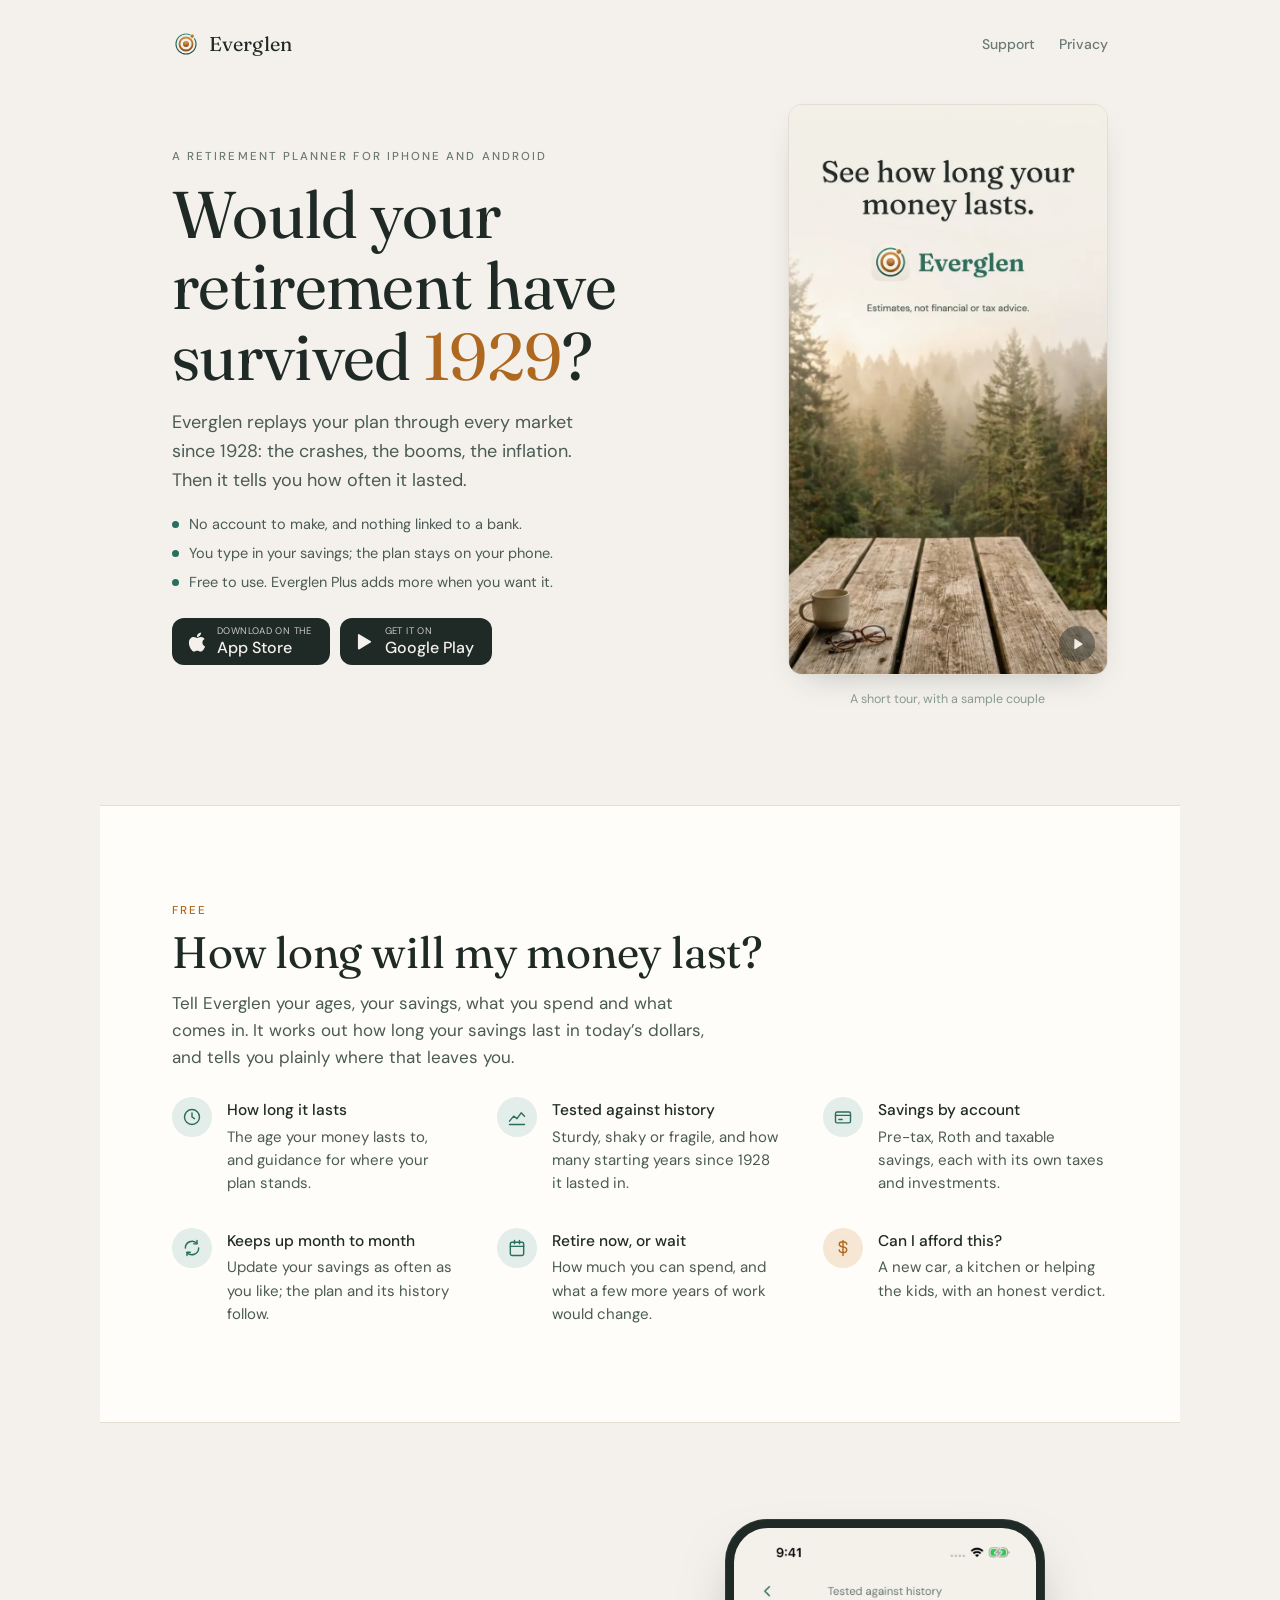
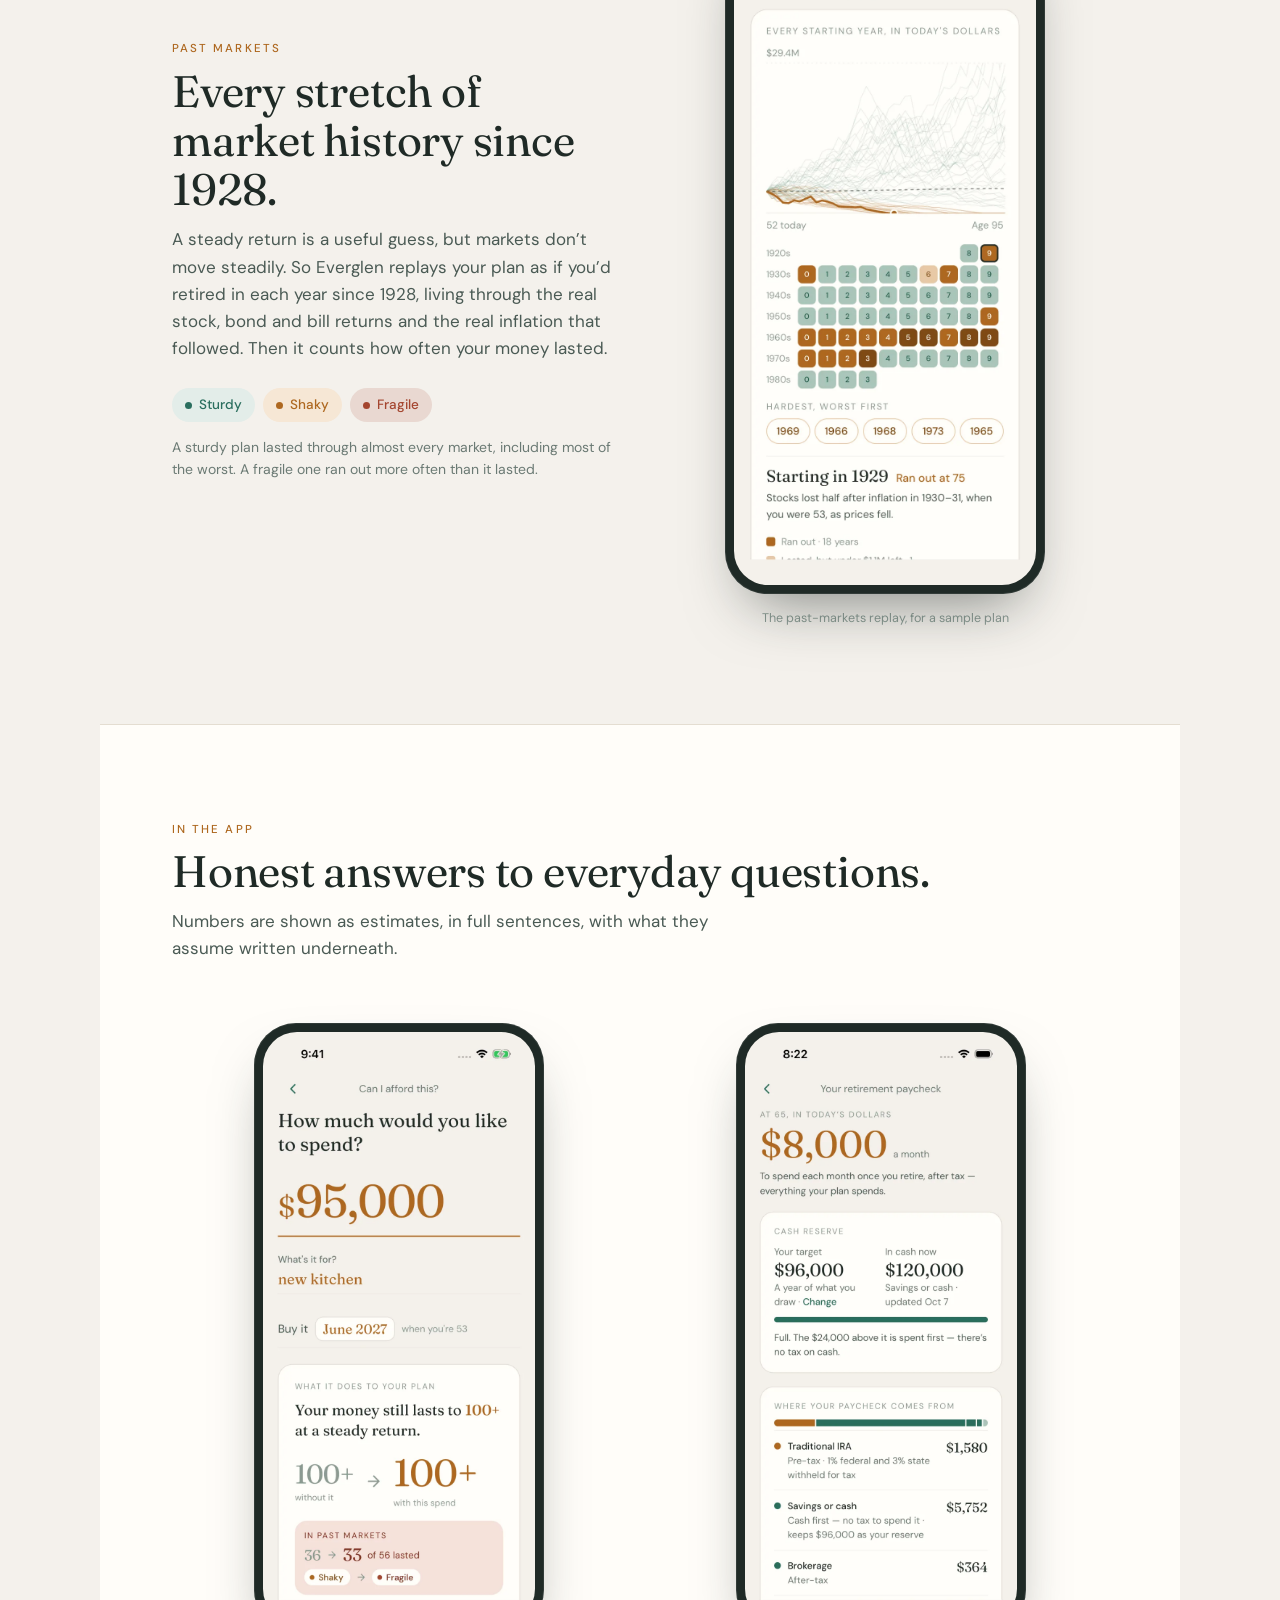
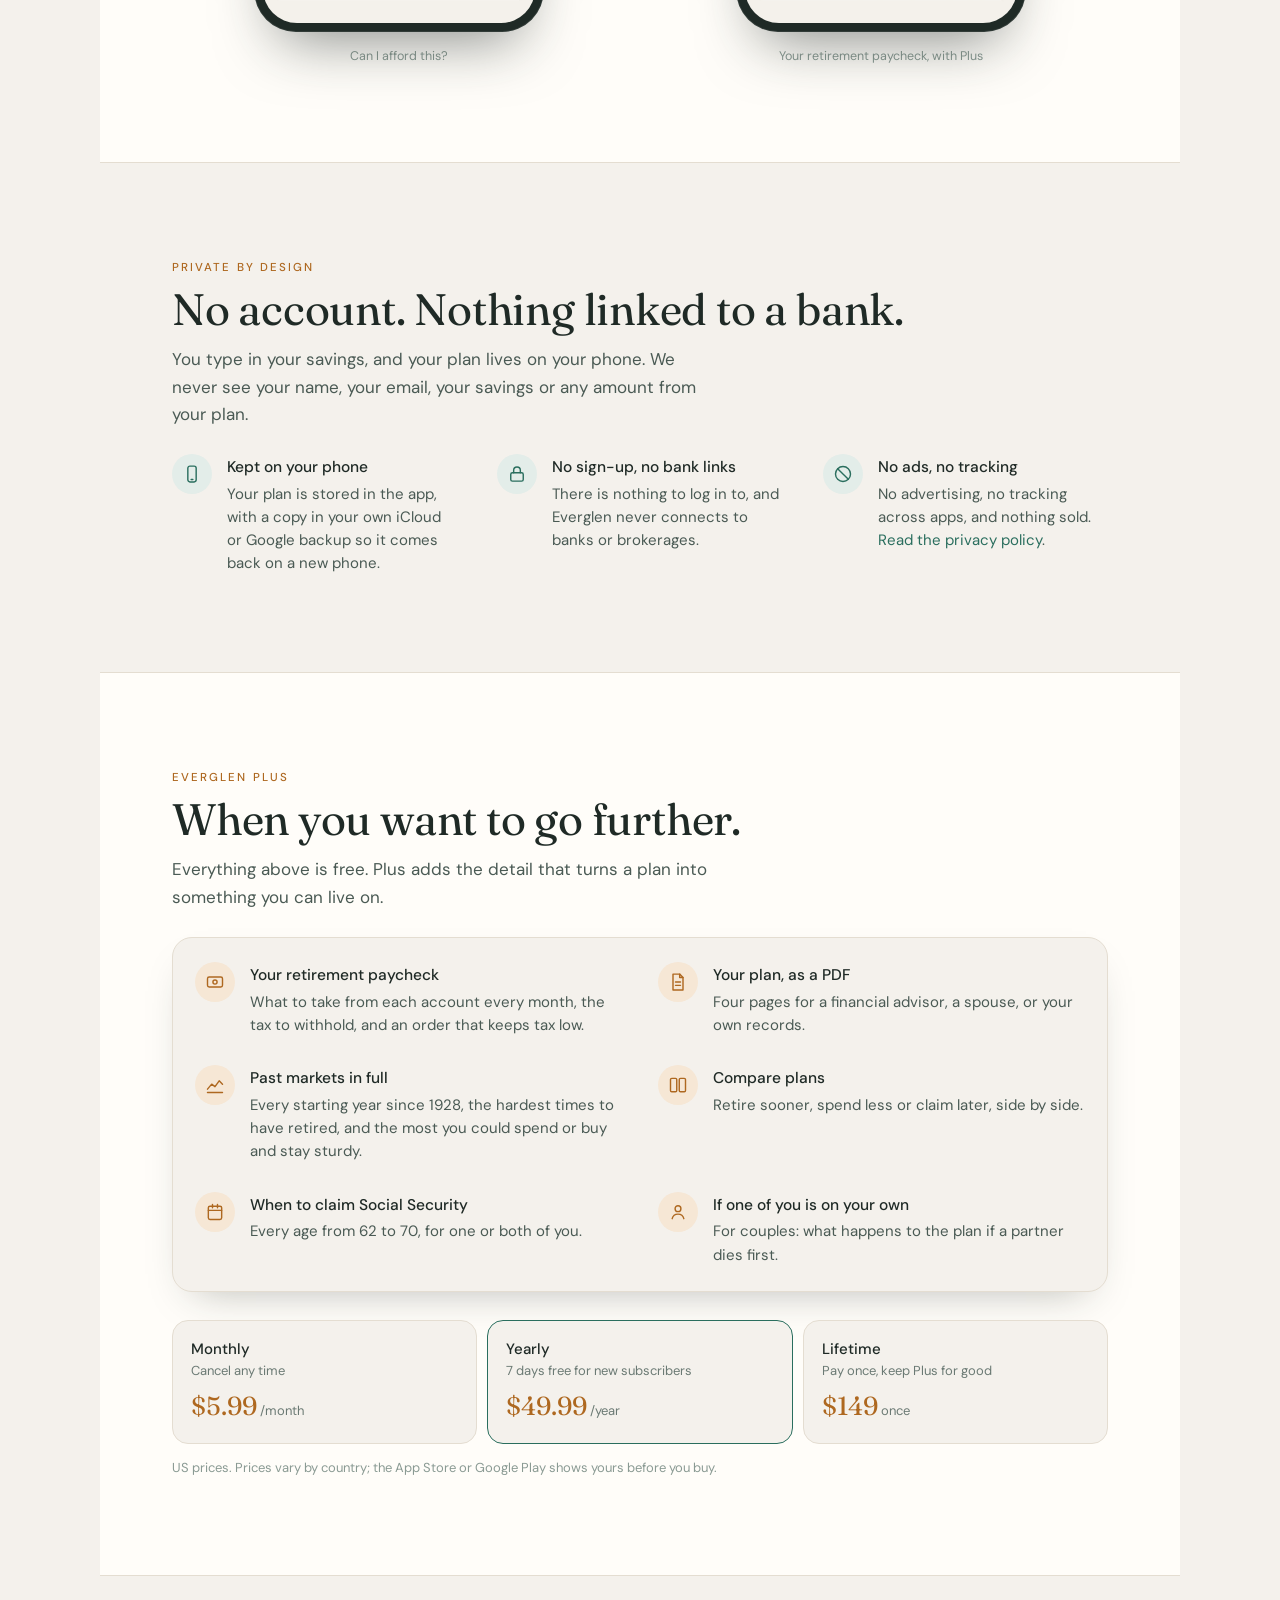
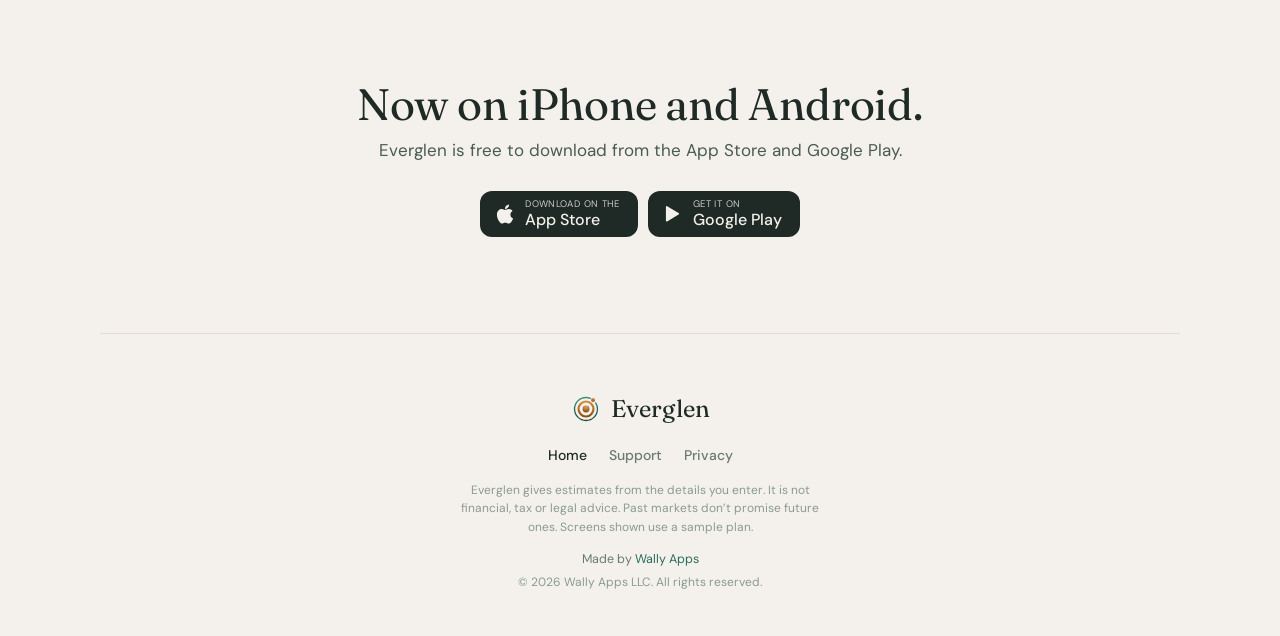
<file: index.html>
<!DOCTYPE html>
<html lang="en">
<head>
<meta charset="UTF-8" />
<meta name="viewport" content="width=device-width, initial-scale=1, viewport-fit=cover" />
<title>Everglen - Would your retirement have survived 1929?</title>
<meta name="description" content="Everglen is a retirement planner for iPhone and Android. It shows how long your money will last, then replays your plan through every market since 1928 to see how often it held up. No account, nothing linked to a bank." />
<meta name="theme-color" content="#F4F1EC" media="(prefers-color-scheme: light)" />
<meta name="theme-color" content="#141917" media="(prefers-color-scheme: dark)" />
<meta property="og:title" content="Everglen - Would your retirement have survived 1929?" />
<meta property="og:description" content="A retirement planner that replays your plan through every market since 1928: the crashes, the booms, the inflation. Then it tells you how often it lasted." />
<meta property="og:image" content="images/icon-512.png" />
<link rel="icon" type="image/png" href="images/favicon.png" />
<link rel="apple-touch-icon" href="images/apple-touch-icon.png" />
<link rel="preconnect" href="https://fonts.googleapis.com" />
<link rel="preconnect" href="https://fonts.gstatic.com" crossorigin />
<link href="https://fonts.googleapis.com/css2?family=DM+Sans:opsz,wght@9..40,400;9..40,500&family=Fraunces:opsz,wght@9..144,400&display=swap" rel="stylesheet" />
<link rel="stylesheet" href="styles.css?v=1" />
</head>
<body>

<div class="col col-home">

  <!-- ============ HERO ============ -->
  <section class="section hero">
    <header class="site-header">
      <a href="index.html" class="wordmark"><img src="images/mark.svg" alt="" width="28" height="28" />Everglen</a>
      <nav>
        <a href="support.html">Support</a>
        <a href="privacy.html">Privacy</a>
      </nav>
    </header>

    <div class="hero-inner">
      <div>
        <div class="eyebrow">A retirement planner for iPhone and Android</div>
        <h1 class="hero-question">Would your retirement have survived <em>1929</em>?</h1>
        <p class="lede">Everglen replays your plan through every market since 1928: the crashes, the booms, the inflation. Then it tells you how often it lasted.</p>
        <ul class="hero-points">
          <li>No account to make, and nothing linked to a bank.</li>
          <li>You type in your savings; the plan stays on your phone.</li>
          <li>Free to use. Everglen Plus adds more when you want it.</li>
        </ul>
        <div class="badge-row">
          <a class="store-badge" data-store="appstore" href="https://apps.apple.com/us/app/everglen-retirement-planner/id6815006947" aria-label="Download Everglen on the App Store">
            <svg viewBox="0 0 384 512" aria-hidden="true"><path d="M318.7 268.7c-.2-36.7 16.4-64.4 50-84.8-18.8-26.9-47.2-41.7-84.7-44.6-35.5-2.8-74.3 20.7-88.5 20.7-15 0-49.4-19.7-76.4-19.7C63.3 141.2 4 184.8 4 273.5q0 39.3 14.4 81.2c12.8 36.7 59 126.7 107.2 125.2 25.2-.6 43-17.9 75.8-17.9 31.8 0 48.3 17.9 76.4 17.9 48.6-.7 90.4-82.5 102.6-119.3-65.2-30.7-61.7-90-61.7-91.9zm-56.6-164.2c27.3-32.4 24.8-61.9 24-72.5-24.1 1.4-52 16.4-67.9 34.9-17.5 19.8-27.8 44.3-25.6 71.9 26.1 2 49.9-11.4 69.5-34.3z"/></svg>
            <span class="stack"><span class="top">DOWNLOAD ON THE</span><span class="bot">App Store</span></span>
          </a>
          <a class="store-badge" data-store="googleplay" href="https://play.google.com/store/apps/details?id=com.wallyapps.meridian" aria-label="Get Everglen on Google Play">
            <svg viewBox="0 0 24 24" aria-hidden="true"><path d="M3.5 20.5V3.5c0-.55.45-1 1-1 .18 0 .35.05.51.13l14.14 8.5c.4.24.4.83 0 1.07L5.01 20.87c-.16.08-.33.13-.51.13-.55 0-1-.45-1-1z"/></svg>
            <span class="stack"><span class="top">GET IT ON</span><span class="bot">Google Play</span></span>
          </a>
        </div>
      </div>

      <!-- Promo video (sample couple). Plays silently on a loop; site.js wires the pause button
           and shows the poster instead for people who ask for reduced motion. -->
      <figure class="phone-wrap promo" style="margin-bottom:0;">
        <div class="promo-frame">
          <video class="promo-video" autoplay muted loop playsinline preload="auto" poster="images/promo-poster.webp?v=2" width="720" height="1280" aria-label="A 30-second tour of Everglen with a sample couple, set on a table in a misty forest. Linda and Tom, 60 and 58, plan to retire at 63 with $1,183,000 saved. Their plan is replayed through every year since 1928, and the money lasts in 54 of 62. They check whether they can afford a $15,000 trip to Greece next June, and it still lasts in 53 of 62. Then their Home screen, and their whole plan in one place. It ends: See how long your money lasts. Everglen. Estimates, not financial or tax advice.">
            <source src="images/promo.mp4?v=2" type="video/mp4" />
          </video>
          <button class="promo-toggle" type="button" data-promo-toggle aria-label="Pause the video">
            <svg class="i-pause" viewBox="0 0 24 24" aria-hidden="true"><rect x="7" y="5" width="3.5" height="14" rx="1"/><rect x="13.5" y="5" width="3.5" height="14" rx="1"/></svg>
            <svg class="i-play" viewBox="0 0 24 24" aria-hidden="true"><path d="M8 5.5v13a1 1 0 0 0 1.5.86l10.5-6.5a1 1 0 0 0 0-1.72L9.5 4.64A1 1 0 0 0 8 5.5z"/></svg>
          </button>
        </div>
        <figcaption class="phone-caption">A short tour, with a sample couple</figcaption>
      </figure>
    </div>
  </section>

  <!-- ============ HOW LONG ============ -->
  <section class="section alt">
    <div class="eyebrow copper">Free</div>
    <h2 class="h2">How long will my money last?</h2>
    <p class="sub">Tell Everglen your ages, your savings, what you spend and what comes in. It works out how long your savings last in today’s dollars, and tells you plainly where that leaves you.</p>

    <div class="feature-list two three">
      <div class="feature-row">
        <div class="icon-circle"><svg viewBox="0 0 24 24"><circle cx="12" cy="12" r="9"/><path d="M12 7v5l3 2"/></svg></div>
        <div>
          <div class="feature-title">How long it lasts</div>
          <div class="feature-body">The age your money lasts to, and guidance for where your plan stands.</div>
        </div>
      </div>
      <div class="feature-row">
        <div class="icon-circle"><svg viewBox="0 0 24 24"><path d="M3 17l5-6 4 3 5-7 4 4"/><path d="M3 21h18"/></svg></div>
        <div>
          <div class="feature-title">Tested against history</div>
          <div class="feature-body">Sturdy, shaky or fragile, and how many starting years since 1928 it lasted in.</div>
        </div>
      </div>
      <div class="feature-row">
        <div class="icon-circle"><svg viewBox="0 0 24 24"><rect x="3" y="6" width="18" height="13" rx="2"/><path d="M3 10h18M7 15h4"/></svg></div>
        <div>
          <div class="feature-title">Savings by account</div>
          <div class="feature-body">Pre-tax, Roth and taxable savings, each with its own taxes and investments.</div>
        </div>
      </div>
      <div class="feature-row">
        <div class="icon-circle"><svg viewBox="0 0 24 24"><path d="M4 12a8 8 0 0 1 14-5.3M20 12a8 8 0 0 1-14 5.3"/><path d="M18 3v4h-4M6 21v-4h4"/></svg></div>
        <div>
          <div class="feature-title">Keeps up month to month</div>
          <div class="feature-body">Update your savings as often as you like; the plan and its history follow.</div>
        </div>
      </div>
      <div class="feature-row">
        <div class="icon-circle"><svg viewBox="0 0 24 24"><rect x="4" y="5" width="16" height="16" rx="2"/><path d="M4 10h16M9 3v4M15 3v4"/></svg></div>
        <div>
          <div class="feature-title">Retire now, or wait</div>
          <div class="feature-body">How much you can spend, and what a few more years of work would change.</div>
        </div>
      </div>
      <div class="feature-row">
        <div class="icon-circle copper"><svg viewBox="0 0 24 24"><path d="M12 3v18M16.5 7.5c0-1.9-2-3-4.5-3s-4.5 1.1-4.5 3 2 2.8 4.5 3.2 4.5 1.3 4.5 3.3-2 3.5-4.5 3.5-4.5-1.3-4.5-3.3"/></svg></div>
        <div>
          <div class="feature-title">Can I afford this?</div>
          <div class="feature-body">A new car, a kitchen or helping the kids, with an honest verdict.</div>
        </div>
      </div>
    </div>
  </section>

  <!-- ============ PAST MARKETS ============ -->
  <section class="section">
    <div class="split">
      <div>
        <div class="eyebrow copper">Past markets</div>
        <h2 class="h2">Every stretch of market history since 1928.</h2>
        <p class="sub">A steady return is a useful guess, but markets don’t move steadily. So Everglen replays your plan as if you’d retired in each year since 1928, living through the real stock, bond and bill returns and the real inflation that followed. Then it counts how often your money lasted.</p>
        <div class="verdicts">
          <span class="chip sturdy">Sturdy</span>
          <span class="chip shaky">Shaky</span>
          <span class="chip fragile">Fragile</span>
        </div>
        <p class="verdict-notes">A sturdy plan lasted through almost every market, including most of the worst. A fragile one ran out more often than it lasted.</p>
      </div>

      <figure class="phone-wrap" style="margin-bottom:0;">
        <div class="phone shot" role="img" aria-label="The past-markets replay for a sample plan: a chart of savings through every starting year since 1928, from 52 today to age 95, and a grid of starting years from 1928 to 1983 showing which lasted and which ran out. The hardest years, worst first: 1969, 1966, 1968, 1973 and 1965. Starting in 1929, the money ran out at 75.">
          <img class="shot-img" src="images/screen-markets.webp?v=3" alt="" width="750" height="1630" loading="lazy" />
        </div>
        <figcaption class="phone-caption">The past-markets replay, for a sample plan</figcaption>
      </figure>
    </div>
  </section>

  <!-- ============ TWO SCREENS ============ -->
  <section class="section alt">
    <div class="eyebrow copper">In the app</div>
    <h2 class="h2">Honest answers to everyday questions.</h2>
    <p class="sub">Numbers are shown as estimates, in full sentences, with what they assume written underneath.</p>

    <div class="screens">
      <!-- Can I afford this? -->
      <figure class="phone-wrap">
        <div class="phone shot" role="img" aria-label="Can I afford this? for a sample plan: $95,000 for a new kitchen in June 2027. The money still lasts to 100+ at a steady return, but in past markets it lasted in 33 of 56 starting years instead of 36, which takes it from shaky to fragile.">
          <img class="shot-img" src="images/screen-afford.webp?v=3" alt="" width="750" height="1630" loading="lazy" />
        </div>
        <figcaption class="phone-caption">Can I afford this?</figcaption>
      </figure>

      <!-- Paycheck -->
      <figure class="phone-wrap">
        <div class="phone shot" role="img" aria-label="Your retirement paycheck for a sample plan: $8,000 a month to spend at 65, in today's dollars. A cash reserve with a $96,000 target holds $120,000, so the $24,000 above it is spent first. Each month: $1,580 from a traditional IRA with 1% federal and 3% state tax withheld, $5,752 from savings or cash, and $364 from a brokerage account.">
          <img class="shot-img" src="images/screen-paycheck.webp?v=3" alt="" width="750" height="1630" loading="lazy" />
        </div>
        <figcaption class="phone-caption">Your retirement paycheck, with Plus</figcaption>
      </figure>
    </div>
  </section>

  <!-- ============ PRIVATE ============ -->
  <section class="section">
    <div class="eyebrow copper">Private by design</div>
    <h2 class="h2">No account. Nothing linked to a bank.</h2>
    <p class="sub">You type in your savings, and your plan lives on your phone. We never see your name, your email, your savings or any amount from your plan.</p>

    <div class="feature-list two three">
      <div class="feature-row">
        <div class="icon-circle"><svg viewBox="0 0 24 24"><rect x="7" y="2.5" width="10" height="19" rx="2.5"/><path d="M11 18.5h2"/></svg></div>
        <div>
          <div class="feature-title">Kept on your phone</div>
          <div class="feature-body">Your plan is stored in the app, with a copy in your own iCloud or Google backup so it comes back on a new phone.</div>
        </div>
      </div>
      <div class="feature-row">
        <div class="icon-circle"><svg viewBox="0 0 24 24"><rect x="4.5" y="10.5" width="15" height="10" rx="2"/><path d="M8 10.5V7.5a4 4 0 0 1 8 0v3"/></svg></div>
        <div>
          <div class="feature-title">No sign-up, no bank links</div>
          <div class="feature-body">There is nothing to log in to, and Everglen never connects to banks or brokerages.</div>
        </div>
      </div>
      <div class="feature-row">
        <div class="icon-circle"><svg viewBox="0 0 24 24"><circle cx="12" cy="12" r="9"/><path d="M5.6 5.6l12.8 12.8"/></svg></div>
        <div>
          <div class="feature-title">No ads, no tracking</div>
          <div class="feature-body">No advertising, no tracking across apps, and nothing sold. <a href="privacy.html">Read the privacy policy</a>.</div>
        </div>
      </div>
    </div>
  </section>

  <!-- ============ PLUS ============ -->
  <section class="section alt">
    <div class="eyebrow copper">Everglen Plus</div>
    <h2 class="h2">When you want to go further.</h2>
    <p class="sub">Everything above is free. Plus adds the detail that turns a plan into something you can live on.</p>

    <div class="plus-card">
      <div class="feature-list two">
        <div class="feature-row">
          <div class="icon-circle copper"><svg viewBox="0 0 24 24"><rect x="3" y="6" width="18" height="12" rx="2"/><circle cx="12" cy="12" r="2.5"/></svg></div>
          <div>
            <div class="feature-title">Your retirement paycheck</div>
            <div class="feature-body">What to take from each account every month, the tax to withhold, and an order that keeps tax low.</div>
          </div>
        </div>
        <div class="feature-row">
          <div class="icon-circle copper"><svg viewBox="0 0 24 24"><path d="M6 2.5h8l4 4v15H6z"/><path d="M14 2.5v4h4M9 12h6M9 16h6"/></svg></div>
          <div>
            <div class="feature-title">Your plan, as a PDF</div>
            <div class="feature-body">Four pages for a financial advisor, a spouse, or your own records.</div>
          </div>
        </div>
        <div class="feature-row">
          <div class="icon-circle copper"><svg viewBox="0 0 24 24"><path d="M3 17l5-6 4 3 5-7 4 4"/><path d="M3 21h18"/></svg></div>
          <div>
            <div class="feature-title">Past markets in full</div>
            <div class="feature-body">Every starting year since 1928, the hardest times to have retired, and the most you could spend or buy and stay sturdy.</div>
          </div>
        </div>
        <div class="feature-row">
          <div class="icon-circle copper"><svg viewBox="0 0 24 24"><rect x="3" y="4" width="7.5" height="16" rx="1.5"/><rect x="13.5" y="4" width="7.5" height="16" rx="1.5"/></svg></div>
          <div>
            <div class="feature-title">Compare plans</div>
            <div class="feature-body">Retire sooner, spend less or claim later, side by side.</div>
          </div>
        </div>
        <div class="feature-row">
          <div class="icon-circle copper"><svg viewBox="0 0 24 24"><rect x="4" y="5" width="16" height="16" rx="2"/><path d="M4 10h16M9 3v4M15 3v4"/></svg></div>
          <div>
            <div class="feature-title">When to claim Social Security</div>
            <div class="feature-body">Every age from 62 to 70, for one or both of you.</div>
          </div>
        </div>
        <div class="feature-row">
          <div class="icon-circle copper"><svg viewBox="0 0 24 24"><circle cx="12" cy="8" r="3.5"/><path d="M5 20c.8-3.6 3.6-5.5 7-5.5s6.2 1.9 7 5.5"/></svg></div>
          <div>
            <div class="feature-title">If one of you is on your own</div>
            <div class="feature-body">For couples: what happens to the plan if a partner dies first.</div>
          </div>
        </div>
      </div>
    </div>

    <div class="price-row">
      <div class="price">
        <div><div class="p-name">Monthly</div><div class="p-note">Cancel any time</div></div>
        <div class="p-amt">$5.99<small> /month</small></div>
      </div>
      <div class="price featured">
        <div><div class="p-name">Yearly</div><div class="p-note">7 days free for new subscribers</div></div>
        <div class="p-amt">$49.99<small> /year</small></div>
      </div>
      <div class="price">
        <div><div class="p-name">Lifetime</div><div class="p-note">Pay once, keep Plus for good</div></div>
        <div class="p-amt">$149<small> once</small></div>
      </div>
    </div>
    <p class="fine">US prices. Prices vary by country; the App Store or Google Play shows yours before you buy.</p>
  </section>

  <!-- ============ CTA BAND ============ -->
  <section class="section cta-band">
    <h2 class="h2">Now on iPhone and Android.</h2>
    <p class="sub">Everglen is free to download from the App Store and Google Play.</p>
    <div class="badge-row">
      <a class="store-badge" data-store="appstore" href="https://apps.apple.com/us/app/everglen-retirement-planner/id6815006947" aria-label="Download Everglen on the App Store">
        <svg viewBox="0 0 384 512" aria-hidden="true"><path d="M318.7 268.7c-.2-36.7 16.4-64.4 50-84.8-18.8-26.9-47.2-41.7-84.7-44.6-35.5-2.8-74.3 20.7-88.5 20.7-15 0-49.4-19.7-76.4-19.7C63.3 141.2 4 184.8 4 273.5q0 39.3 14.4 81.2c12.8 36.7 59 126.7 107.2 125.2 25.2-.6 43-17.9 75.8-17.9 31.8 0 48.3 17.9 76.4 17.9 48.6-.7 90.4-82.5 102.6-119.3-65.2-30.7-61.7-90-61.7-91.9zm-56.6-164.2c27.3-32.4 24.8-61.9 24-72.5-24.1 1.4-52 16.4-67.9 34.9-17.5 19.8-27.8 44.3-25.6 71.9 26.1 2 49.9-11.4 69.5-34.3z"/></svg>
        <span class="stack"><span class="top">DOWNLOAD ON THE</span><span class="bot">App Store</span></span>
      </a>
      <a class="store-badge" data-store="googleplay" href="https://play.google.com/store/apps/details?id=com.wallyapps.meridian" aria-label="Get Everglen on Google Play">
        <svg viewBox="0 0 24 24" aria-hidden="true"><path d="M3.5 20.5V3.5c0-.55.45-1 1-1 .18 0 .35.05.51.13l14.14 8.5c.4.24.4.83 0 1.07L5.01 20.87c-.16.08-.33.13-.51.13-.55 0-1-.45-1-1z"/></svg>
        <span class="stack"><span class="top">GET IT ON</span><span class="bot">Google Play</span></span>
      </a>
    </div>
  </section>

  <!-- ============ FOOTER ============ -->
  <footer class="footer">
    <div class="wordmark"><img src="images/mark.svg" alt="" width="32" height="32" />Everglen</div>
    <nav>
      <a href="index.html" class="current">Home</a>
      <a href="support.html">Support</a>
      <a href="privacy.html">Privacy</a>
    </nav>
    <p class="disclaimer">Everglen gives estimates from the details you enter. It is not financial, tax or legal advice. Past markets don’t promise future ones. Screens shown use a sample plan.</p>
    <p class="madeby">Made by <a href="https://wallyapps.com">Wally Apps</a></p>
    <p class="copyright">© 2026 Wally Apps LLC. All rights reserved.</p>
  </footer>

</div>

<script src="site.js?v=2"></script>
</body>
</html>
</file>
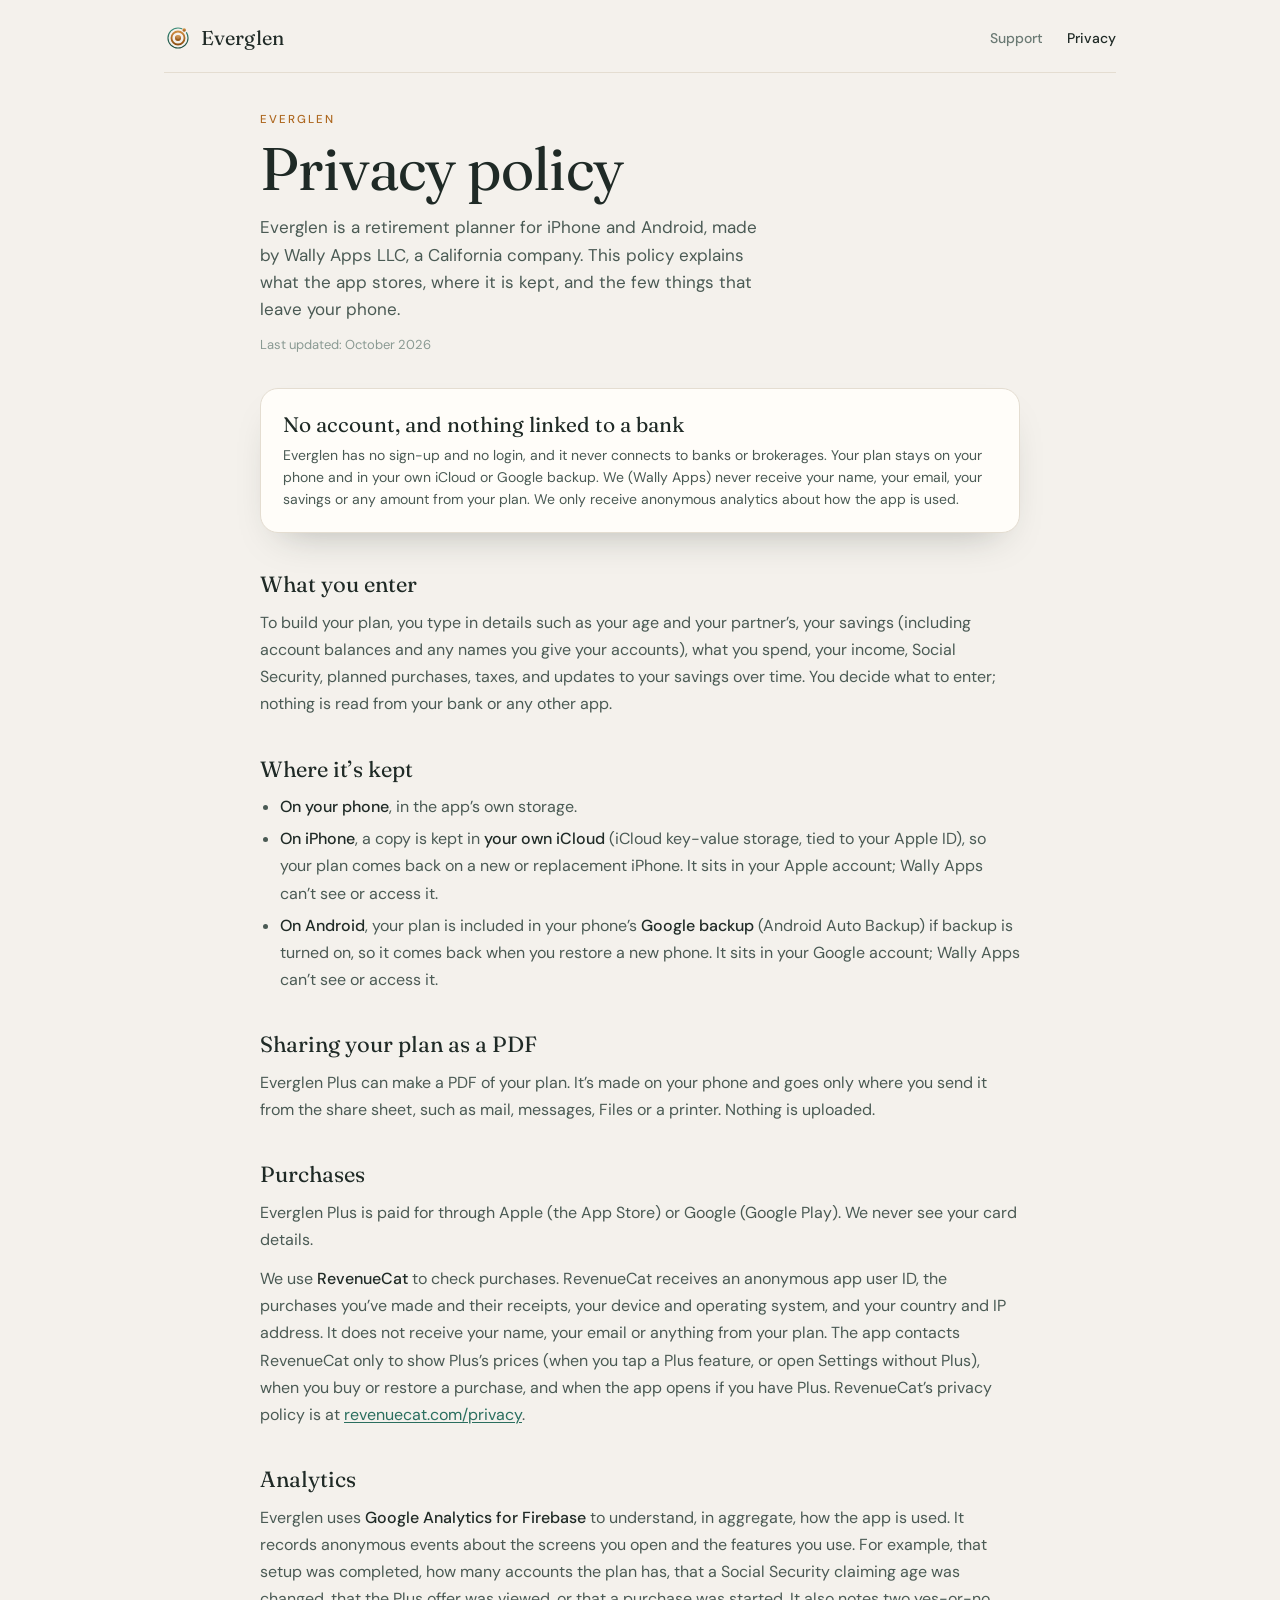
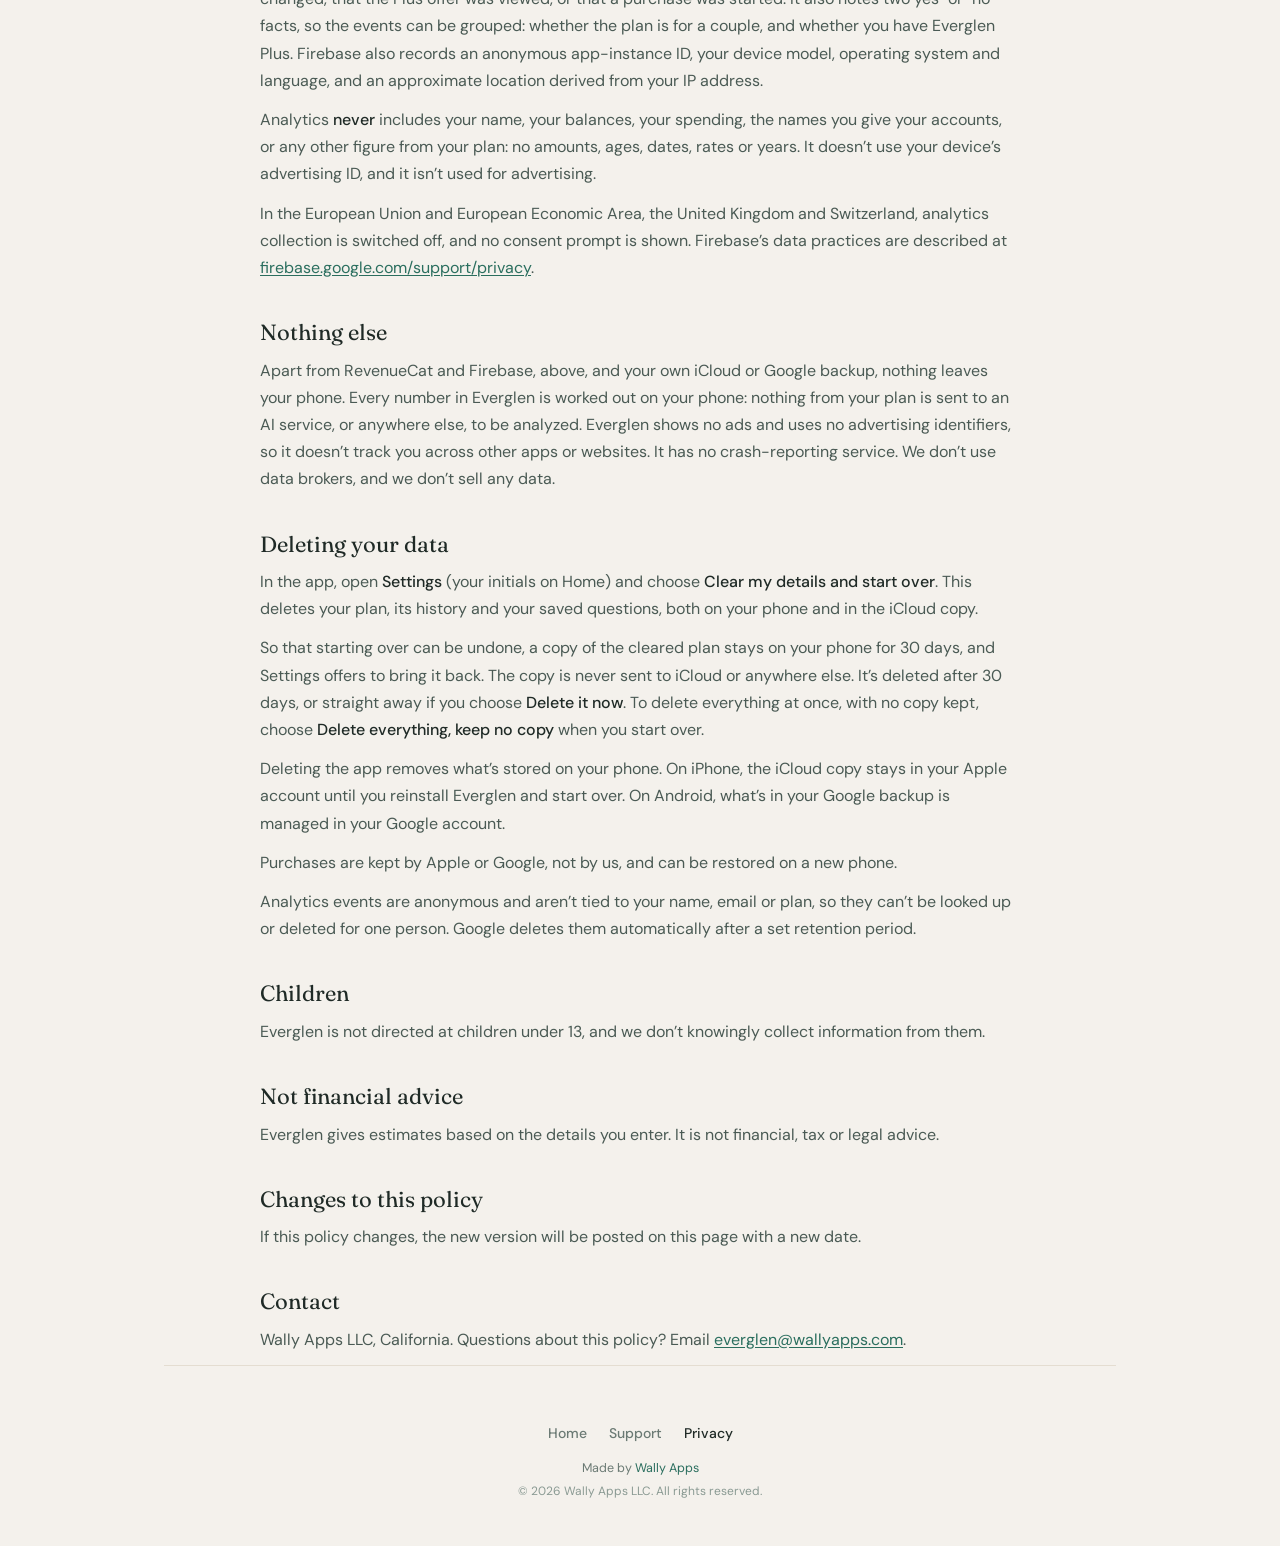
<file: privacy.html>
<!DOCTYPE html>
<html lang="en">
<head>
<meta charset="UTF-8" />
<meta name="viewport" content="width=device-width, initial-scale=1, viewport-fit=cover" />
<title>Privacy Policy - Everglen</title>
<meta name="description" content="Privacy policy for Everglen, the retirement planner by Wally Apps LLC: what the app stores, where it is kept, and what is shared." />
<meta name="theme-color" content="#F4F1EC" media="(prefers-color-scheme: light)" />
<meta name="theme-color" content="#141917" media="(prefers-color-scheme: dark)" />
<link rel="icon" type="image/png" href="images/favicon.png" />
<link rel="apple-touch-icon" href="images/apple-touch-icon.png" />
<link rel="preconnect" href="https://fonts.googleapis.com" />
<link rel="preconnect" href="https://fonts.gstatic.com" crossorigin />
<link href="https://fonts.googleapis.com/css2?family=DM+Sans:opsz,wght@9..40,400;9..40,500&family=Fraunces:opsz,wght@9..144,400&display=swap" rel="stylesheet" />
<link rel="stylesheet" href="styles.css?v=1" />
</head>
<body>

<div class="col col-doc">

  <header class="site-header">
    <a href="index.html" class="wordmark"><img src="images/mark.svg" alt="" width="28" height="28" />Everglen</a>
    <nav>
      <a href="support.html">Support</a>
      <a href="privacy.html" class="current">Privacy</a>
    </nav>
  </header>

  <div class="doc-title-block">
    <div class="eyebrow copper">Everglen</div>
    <h1 class="h1-doc">Privacy policy</h1>
    <p class="doc-intro">Everglen is a retirement planner for iPhone and Android, made by Wally Apps LLC, a California company. This policy explains what the app stores, where it is kept, and the few things that leave your phone.</p>
    <div class="updated">Last updated: October 2026</div>
  </div>

  <div class="card">
    <h3>No account, and nothing linked to a bank</h3>
    <div class="card-sub">Everglen has no sign-up and no login, and it never connects to banks or brokerages. Your plan stays on your phone and in your own iCloud or Google backup. We (Wally Apps) never receive your name, your email, your savings or any amount from your plan. We only receive anonymous analytics about how the app is used.</div>
  </div>

  <div class="prose">

    <h2>What you enter</h2>
    <p>To build your plan, you type in details such as your age and your partner’s, your savings (including account balances and any names you give your accounts), what you spend, your income, Social Security, planned purchases, taxes, and updates to your savings over time. You decide what to enter; nothing is read from your bank or any other app.</p>

    <h2>Where it’s kept</h2>
    <ul>
      <li><strong>On your phone</strong>, in the app’s own storage.</li>
      <li><strong>On iPhone</strong>, a copy is kept in <strong>your own iCloud</strong> (iCloud key-value storage, tied to your Apple ID), so your plan comes back on a new or replacement iPhone. It sits in your Apple account; Wally Apps can’t see or access it.</li>
      <li><strong>On Android</strong>, your plan is included in your phone’s <strong>Google backup</strong> (Android Auto Backup) if backup is turned on, so it comes back when you restore a new phone. It sits in your Google account; Wally Apps can’t see or access it.</li>
    </ul>

    <h2>Sharing your plan as a PDF</h2>
    <p>Everglen Plus can make a PDF of your plan. It’s made on your phone and goes only where you send it from the share sheet, such as mail, messages, Files or a printer. Nothing is uploaded.</p>

    <h2>Purchases</h2>
    <p>Everglen Plus is paid for through Apple (the App Store) or Google (Google Play). We never see your card details.</p>
    <p>We use <strong>RevenueCat</strong> to check purchases. RevenueCat receives an anonymous app user ID, the purchases you’ve made and their receipts, your device and operating system, and your country and IP address. It does not receive your name, your email or anything from your plan. The app contacts RevenueCat only to show Plus’s prices (when you tap a Plus feature, or open Settings without Plus), when you buy or restore a purchase, and when the app opens if you have Plus. RevenueCat’s privacy policy is at <a class="lnk" href="https://www.revenuecat.com/privacy">revenuecat.com/privacy</a>.</p>

    <h2>Analytics</h2>
    <p>Everglen uses <strong>Google Analytics for Firebase</strong> to understand, in aggregate, how the app is used. It records anonymous events about the screens you open and the features you use. For example, that setup was completed, how many accounts the plan has, that a Social Security claiming age was changed, that the Plus offer was viewed, or that a purchase was started. It also notes two yes-or-no facts, so the events can be grouped: whether the plan is for a couple, and whether you have Everglen Plus. Firebase also records an anonymous app-instance ID, your device model, operating system and language, and an approximate location derived from your IP address.</p>
    <p>Analytics <strong>never</strong> includes your name, your balances, your spending, the names you give your accounts, or any other figure from your plan: no amounts, ages, dates, rates or years. It doesn’t use your device’s advertising ID, and it isn’t used for advertising.</p>
    <p>In the European Union and European Economic Area, the United Kingdom and Switzerland, analytics collection is switched off, and no consent prompt is shown. Firebase’s data practices are described at <a class="lnk" href="https://firebase.google.com/support/privacy">firebase.google.com/support/privacy</a>.</p>

    <h2>Nothing else</h2>
    <p>Apart from RevenueCat and Firebase, above, and your own iCloud or Google backup, nothing leaves your phone. Every number in Everglen is worked out on your phone: nothing from your plan is sent to an AI service, or anywhere else, to be analyzed. Everglen shows no ads and uses no advertising identifiers, so it doesn’t track you across other apps or websites. It has no crash-reporting service. We don’t use data brokers, and we don’t sell any data.</p>

    <h2>Deleting your data</h2>
    <p>In the app, open <strong>Settings</strong> (your initials on Home) and choose <strong>Clear my details and start over</strong>. This deletes your plan, its history and your saved questions, both on your phone and in the iCloud copy.</p>
    <p>So that starting over can be undone, a copy of the cleared plan stays on your phone for 30 days, and Settings offers to bring it back. The copy is never sent to iCloud or anywhere else. It’s deleted after 30 days, or straight away if you choose <strong>Delete it now</strong>. To delete everything at once, with no copy kept, choose <strong>Delete everything, keep no copy</strong> when you start over.</p>
    <p>Deleting the app removes what’s stored on your phone. On iPhone, the iCloud copy stays in your Apple account until you reinstall Everglen and start over. On Android, what’s in your Google backup is managed in your Google account.</p>
    <p>Purchases are kept by Apple or Google, not by us, and can be restored on a new phone.</p>
    <p>Analytics events are anonymous and aren’t tied to your name, email or plan, so they can’t be looked up or deleted for one person. Google deletes them automatically after a set retention period.</p>

    <h2>Children</h2>
    <p>Everglen is not directed at children under 13, and we don’t knowingly collect information from them.</p>

    <h2>Not financial advice</h2>
    <p>Everglen gives estimates based on the details you enter. It is not financial, tax or legal advice.</p>

    <h2>Changes to this policy</h2>
    <p>If this policy changes, the new version will be posted on this page with a new date.</p>

    <h2>Contact</h2>
    <p>Wally Apps LLC, California. Questions about this policy? Email <a class="lnk" data-mail href="#"><span data-mail-show>everglen (at) wallyapps (dot) com</span></a>.</p>

  </div>

  <footer class="footer">
    <nav>
      <a href="index.html">Home</a>
      <a href="support.html">Support</a>
      <a href="privacy.html" class="current">Privacy</a>
    </nav>
    <p class="madeby">Made by <a href="https://wallyapps.com">Wally Apps</a></p>
    <p class="copyright">© 2026 Wally Apps LLC. All rights reserved.</p>
  </footer>

</div>

<script src="site.js?v=2"></script>
</body>
</html>
</file>
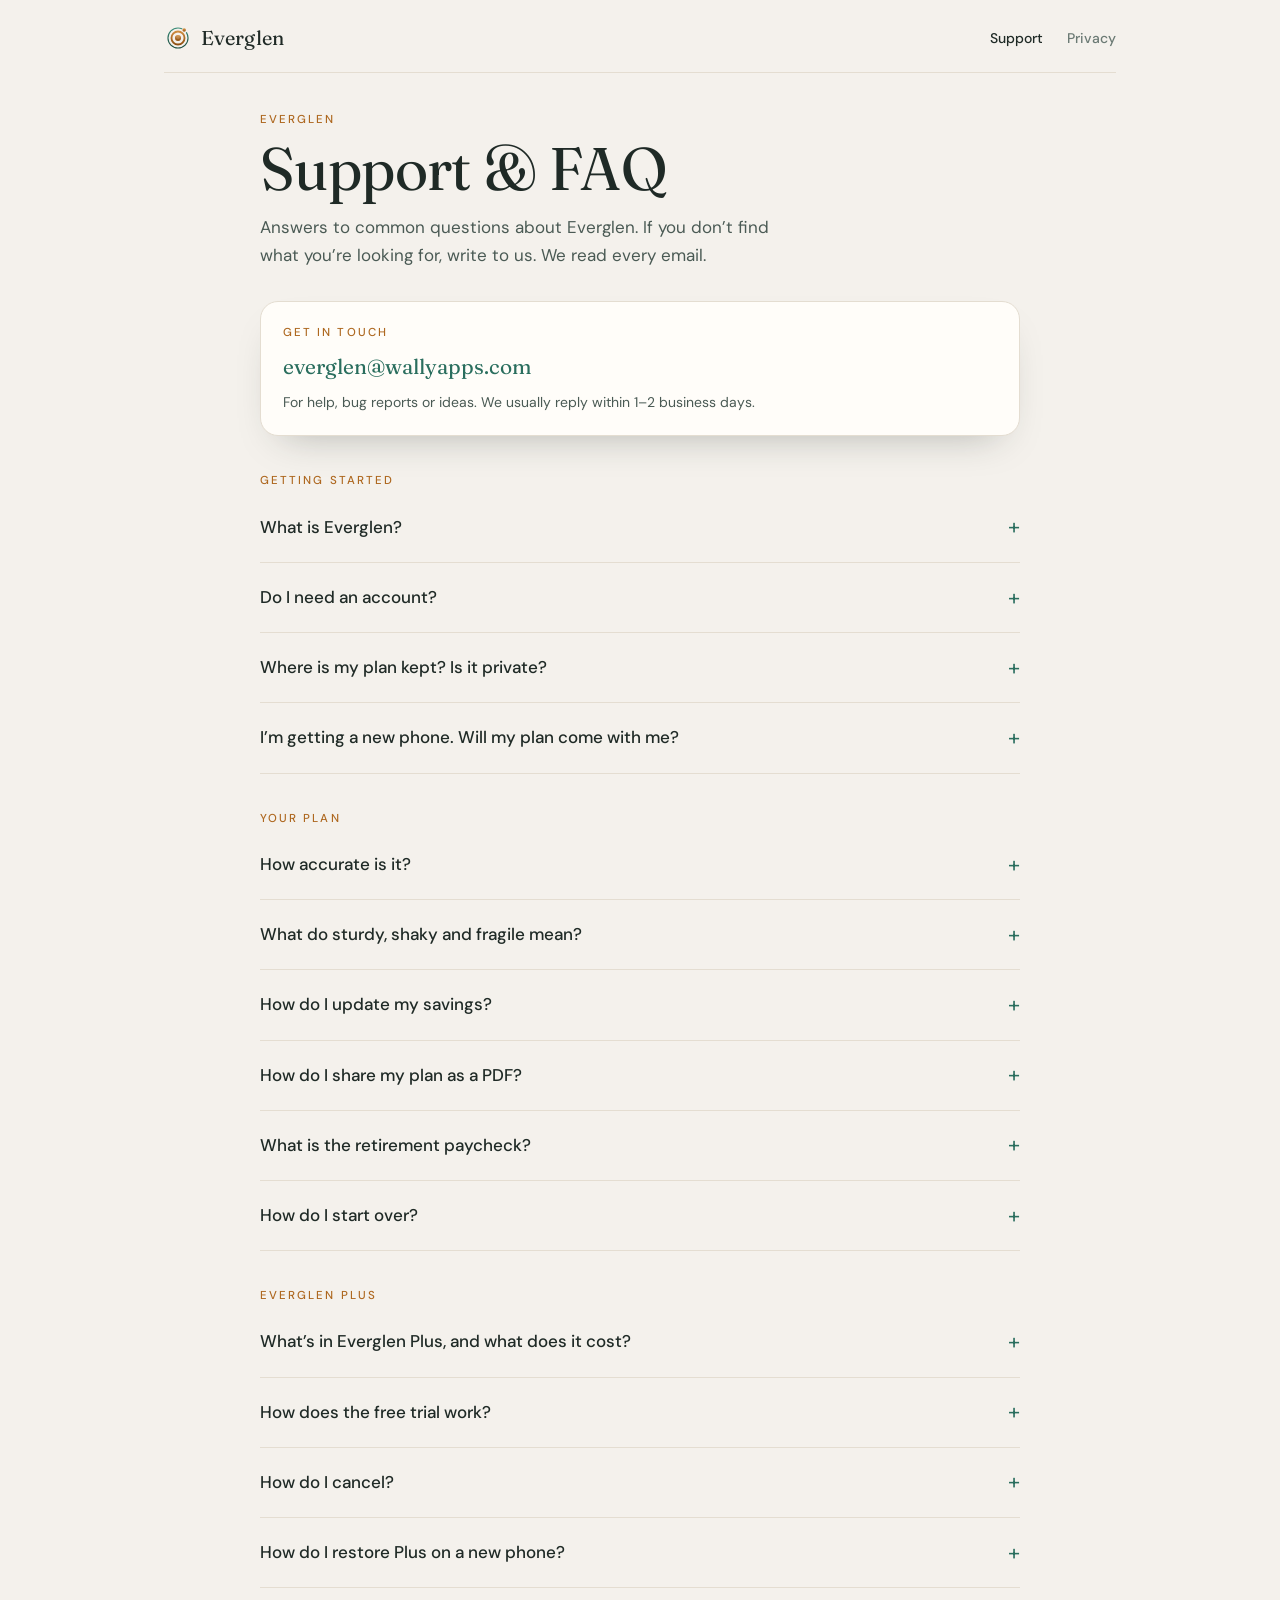
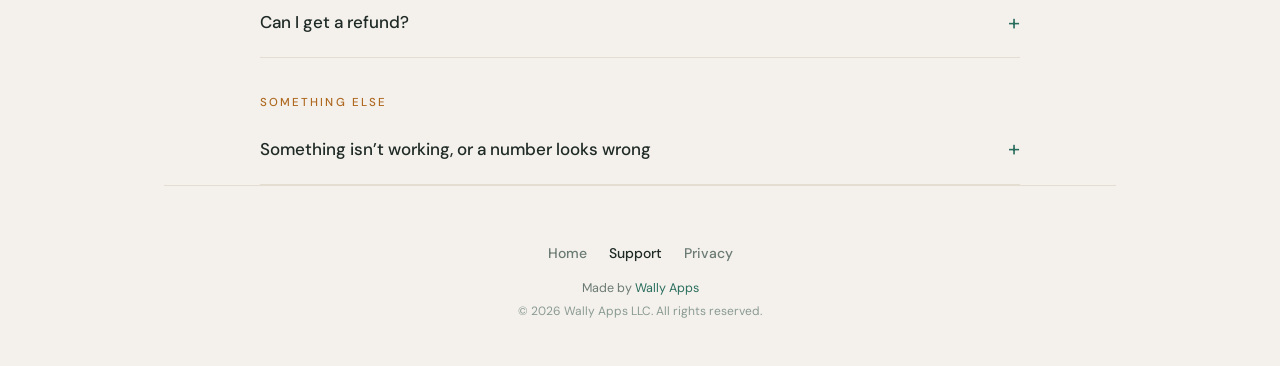
<file: support.html>
<!DOCTYPE html>
<html lang="en">
<head>
<meta charset="UTF-8" />
<meta name="viewport" content="width=device-width, initial-scale=1, viewport-fit=cover" />
<title>Support &amp; FAQ - Everglen</title>
<meta name="description" content="Support and answers to common questions about Everglen, the retirement planner for iPhone and Android." />
<meta name="theme-color" content="#F4F1EC" media="(prefers-color-scheme: light)" />
<meta name="theme-color" content="#141917" media="(prefers-color-scheme: dark)" />
<link rel="icon" type="image/png" href="images/favicon.png" />
<link rel="apple-touch-icon" href="images/apple-touch-icon.png" />
<link rel="preconnect" href="https://fonts.googleapis.com" />
<link rel="preconnect" href="https://fonts.gstatic.com" crossorigin />
<link href="https://fonts.googleapis.com/css2?family=DM+Sans:opsz,wght@9..40,400;9..40,500&family=Fraunces:opsz,wght@9..144,400&display=swap" rel="stylesheet" />
<link rel="stylesheet" href="styles.css?v=1" />
</head>
<body>

<div class="col col-doc">

  <header class="site-header">
    <a href="index.html" class="wordmark"><img src="images/mark.svg" alt="" width="28" height="28" />Everglen</a>
    <nav>
      <a href="support.html" class="current">Support</a>
      <a href="privacy.html">Privacy</a>
    </nav>
  </header>

  <div class="doc-title-block">
    <div class="eyebrow copper">Everglen</div>
    <h1 class="h1-doc">Support &amp; FAQ</h1>
    <p class="doc-intro">Answers to common questions about Everglen. If you don’t find what you’re looking for, write to us. We read every email.</p>
  </div>

  <!-- Contact card -->
  <a class="card" data-mail href="#">
    <div class="card-eyebrow">Get in touch</div>
    <div class="card-email" data-mail-show>everglen (at) wallyapps (dot) com</div>
    <div class="card-sub">For help, bug reports or ideas. We usually reply within 1–2 business days.</div>
  </a>

  <!-- ============ Getting started ============ -->
  <div class="faq-group">Getting started</div>

  <details class="faq">
    <summary>What is Everglen?<span class="plus">+</span></summary>
    <div class="a">
      <p>Everglen is a retirement planner for iPhone and Android. It answers one question: how long will my money last? Then it checks the answer against real history. It replays your plan as if you’d retired in each year since 1928, through the crashes, the booms and the inflation that followed, and tells you how often your money lasted.</p>
    </div>
  </details>

  <details class="faq">
    <summary>Do I need an account?<span class="plus">+</span></summary>
    <div class="a"><p>No. There’s no sign-up and no login, and Everglen never connects to a bank or brokerage. You type in your savings yourself.</p></div>
  </details>

  <details class="faq">
    <summary>Where is my plan kept? Is it private?<span class="plus">+</span></summary>
    <div class="a">
      <p>Your plan is kept on your phone, with a copy in your own iCloud (on iPhone) or your Google backup (on Android) so it isn’t lost if you change phones. Your plan, including its balances, spending and account names, is never sent to us.</p>
      <p>The <a class="lnk" href="privacy.html">privacy policy</a> has the details.</p>
    </div>
  </details>

  <details class="faq">
    <summary>I’m getting a new phone. Will my plan come with me?<span class="plus">+</span></summary>
    <div class="a">
      <p><strong>iPhone:</strong> sign in with the same Apple ID and install Everglen. Your plan comes back, even on a phone set up as new. To check beforehand, open <span class="path">Your details → Your data</span>. It should say “Backed up to your iCloud”.</p>
      <p><strong>Android:</strong> restore from your Google backup while you set up the new phone, then install Everglen. Your plan comes back if backup was turned on on your old phone.</p>
    </div>
  </details>

  <!-- ============ Your plan ============ -->
  <div class="faq-group">Your plan</div>

  <details class="faq">
    <summary>How accurate is it?<span class="plus">+</span></summary>
    <div class="a">
      <p>Everglen’s numbers are estimates. It first works out your plan in today’s dollars at a steady return, then tests it against real US stock, bond and bill returns and inflation from 1928 to 2025.</p>
      <p>Taxes are estimated with this year’s federal brackets and a state rate. Tax on gains in a brokerage account isn’t included yet.</p>
      <p>The estimates are only as good as the details you enter, and past markets don’t promise future ones. Everglen isn’t financial advice; for big decisions, talk to a financial advisor or tax professional.</p>
    </div>
  </details>

  <details class="faq">
    <summary>What do sturdy, shaky and fragile mean?<span class="plus">+</span></summary>
    <div class="a"><p>They describe how your plan did when it was replayed through every stretch of market history since 1928. A sturdy plan lasted through almost every market, including most of the worst. A shaky one ran out in a fair number of them. A fragile one ran out more often than it lasted.</p></div>
  </details>

  <details class="faq">
    <summary>How do I update my savings?<span class="plus">+</span></summary>
    <div class="a"><p>On Home, tap <span class="path">Savings → Update</span>. Do it as often as you like; your plan and its history keep up.</p></div>
  </details>

  <details class="faq">
    <summary>How do I share my plan as a PDF?<span class="plus">+</span></summary>
    <div class="a"><p>Open <span class="path">Your plan → Share as a PDF</span>. Everglen makes a four-page PDF on your phone for a financial advisor, a spouse, or your own records, and you choose where to send it from the share sheet. Sharing as a PDF is part of Everglen Plus.</p></div>
  </details>

  <details class="faq">
    <summary>What is the retirement paycheck?<span class="plus">+</span></summary>
    <div class="a">
      <p>Part of Everglen Plus, the paycheck turns your plan into a monthly amount you can live on: what to take from each account every month, how much tax to withhold, and an order that keeps tax low. Generally that means your 401(k) up to a tax bracket, then taxable savings, and your Roth last. It can pay you through a cash reserve if you’d like one.</p>
      <p>Each January it helps you check last year against your 1099-R forms, and shows how much you could move to a Roth in the room the standard deduction leaves.</p>
      <p>The withholding is an estimate. Please check with a tax professional before big decisions such as Roth conversions.</p>
    </div>
  </details>

  <details class="faq">
    <summary>How do I start over?<span class="plus">+</span></summary>
    <div class="a"><p>Go to <span class="path">Your details → Clear my details and start over</span>. This deletes your plan, its history and your saved questions, on your phone and in your iCloud copy. It doesn’t affect Everglen Plus; you can restore your purchase afterwards.</p></div>
  </details>

  <!-- ============ Everglen Plus ============ -->
  <div class="faq-group">Everglen Plus</div>

  <details class="faq">
    <summary>What’s in Everglen Plus, and what does it cost?<span class="plus">+</span></summary>
    <div class="a">
      <p>Everglen is free to use for how long your money lasts, the past-markets verdict, savings by account, how much you can spend, when to retire, and <em>Can I afford this?</em> Plus adds:</p>
      <ul>
        <li><strong>Your retirement paycheck</strong>: what to take from each account every month, the tax to withhold, and an order that keeps tax low.</li>
        <li><strong>Your plan, as a PDF</strong>: four pages for a financial advisor, a spouse, or your own records.</li>
        <li><strong>Past markets in full</strong>: every starting year since 1928, the hardest times to have retired, and the most you could spend or buy and stay sturdy.</li>
        <li><strong>Compare plans</strong>, <strong>when to claim Social Security</strong>, and, for couples, <strong>if one of you is on your own</strong>.</li>
      </ul>
      <p>Plus costs <strong>$5.99 a month</strong>, <strong>$49.99 a year</strong> (with a 7-day free trial for new subscribers), or <strong>$149 once</strong>, for life. Prices vary by country; the App Store or Google Play shows yours before you buy.</p>
    </div>
  </details>

  <details class="faq">
    <summary>How does the free trial work?<span class="plus">+</span></summary>
    <div class="a"><p>New subscribers get 7 days free on the yearly plan. If you cancel at least a day before the trial ends, you won’t be charged.</p></div>
  </details>

  <details class="faq">
    <summary>How do I cancel?<span class="plus">+</span></summary>
    <div class="a">
      <p>Subscriptions are managed by Apple or Google:</p>
      <ul>
        <li><strong>iPhone:</strong> <span class="path">Settings → [your name] → Subscriptions → Everglen</span>.</li>
        <li><strong>Android:</strong> <span class="path">Play Store → your profile → Payments &amp; subscriptions → Subscriptions</span>.</li>
      </ul>
      <p>Plus stays on until the end of the period you’ve paid for.</p>
    </div>
  </details>

  <details class="faq">
    <summary>How do I restore Plus on a new phone?<span class="plus">+</span></summary>
    <div class="a"><p>Tap <strong>Restore purchases</strong> on the Plus screen, or go to <span class="path">Your details → Everglen Plus → Restore purchases</span>. Use the same Apple ID or Google account you bought Plus with. This also works after reinstalling the app.</p></div>
  </details>

  <details class="faq">
    <summary>Can I get a refund?<span class="plus">+</span></summary>
    <div class="a">
      <p>Refunds are handled by Apple or Google, so we can’t issue them directly.</p>
      <ul>
        <li><strong>iPhone:</strong> request one at <a class="lnk" href="https://reportaproblem.apple.com">reportaproblem.apple.com</a>.</li>
        <li><strong>Android:</strong> use Google Play’s refund process at <a class="lnk" href="https://support.google.com/googleplay/answer/2479637">support.google.com/googleplay</a>.</li>
      </ul>
    </div>
  </details>

  <!-- ============ Something else ============ -->
  <div class="faq-group">Something else</div>

  <details class="faq">
    <summary>Something isn’t working, or a number looks wrong<span class="plus">+</span></summary>
    <div class="a"><p>Email us at <a class="lnk" data-mail href="#"><span data-mail-show>everglen (at) wallyapps (dot) com</span></a> with your phone model, its iOS or Android version, and what you were doing. Please don’t send your balances or other personal details; a description of the problem is enough. We usually reply within 1–2 business days.</p></div>
  </details>

  <footer class="footer">
    <nav>
      <a href="index.html">Home</a>
      <a href="support.html" class="current">Support</a>
      <a href="privacy.html">Privacy</a>
    </nav>
    <p class="madeby">Made by <a href="https://wallyapps.com">Wally Apps</a></p>
    <p class="copyright">© 2026 Wally Apps LLC. All rights reserved.</p>
  </footer>

</div>

<script src="site.js?v=2"></script>
</body>
</html>
</file>
<file: styles.css>
/* Everglen: shared styles. Mobile-first; column max-width 460px.
   Colours follow the app (light + dark). Fraunces for headlines and numbers,
   DM Sans for everything else. */

*, *::before, *::after { box-sizing: border-box; }
html, body { margin: 0; padding: 0; }

:root {
  --bg: #F4F1EC;
  --card: #FFFDF9;
  --border: #E4DDD1;
  --text: #1F2A26;
  --body: #4A5A54;
  --secondary: #6B7A74;
  --faint: #8A9A93;
  --teal: #2A6E5E;
  --teal-ink: #2A6E5E;
  --teal-tint: #E3EDE9;
  --copper: #AE6820;
  --copper-tint: #F6E7D5;
  --brick: #A4452F;
  --sage: #A9C4BA;
  --on-teal: #FFFFFF;
  --shadow: 0 18px 40px -22px rgba(31, 42, 38, 0.35);
  --phone-bezel: #1F2A26;
}

@media (prefers-color-scheme: dark) {
  :root {
    --bg: #141917;
    --card: #1D2422;
    --border: #2E3834;
    --text: #EDEAE3;
    --body: #C4CFC9;
    --secondary: #9AA8A2;
    --faint: #7F8D87;
    --teal: #2F7D69;
    --teal-ink: #7FBFAE;
    --teal-tint: rgba(47, 125, 105, 0.2);
    --copper: #E0A061;
    --copper-tint: rgba(224, 160, 97, 0.14);
    --brick: #D98068;
    --sage: #4F6B62;
    --shadow: 0 18px 40px -22px rgba(0, 0, 0, 0.8);
    --phone-bezel: #050706;
  }
}

body {
  background: var(--bg);
  color: var(--body);
  font-family: 'DM Sans', -apple-system, BlinkMacSystemFont, 'Segoe UI', sans-serif;
  font-weight: 400;
  font-size: 15px;
  line-height: 1.6;
  -webkit-font-smoothing: antialiased;
  -webkit-text-size-adjust: 100%;
}
img { max-width: 100%; display: block; }
a { color: var(--teal-ink); text-decoration: none; }
a:hover { text-decoration: underline; }
strong { color: var(--text); font-weight: 500; }

/* ---- Layout columns ---- */
.col {
  max-width: 460px;
  margin: 0 auto;
  position: relative;
}
.col-home { overflow: hidden; }
.col-doc {
  padding: 0 22px;
  min-height: 100vh;
}

/* ---- Typography helpers ---- */
.serif { font-family: 'Fraunces', Georgia, serif; font-weight: 400; }

.eyebrow {
  font-weight: 500;
  font-size: 11.5px;
  letter-spacing: 0.18em;
  text-transform: uppercase;
  color: var(--secondary);
}
.eyebrow.copper { color: var(--copper); }

/* ---- Wordmark ---- */
.wordmark {
  display: inline-flex;
  align-items: center;
  gap: 9px;
  font-family: 'Fraunces', Georgia, serif;
  font-weight: 400;
  font-size: 20px;
  color: var(--text);
  letter-spacing: 0.005em;
}
.wordmark:hover { text-decoration: none; }
.wordmark img { width: 28px; height: 28px; }

/* ---- Header (hero + doc pages) ---- */
.site-header {
  display: flex;
  align-items: center;
  justify-content: space-between;
  padding: 22px 0 18px;
}
.site-header nav a {
  font-weight: 500;
  font-size: 14px;
  color: var(--secondary);
  margin-left: 20px;
}
.site-header nav a.current { color: var(--text); }
.site-header nav a:hover { color: var(--text); text-decoration: none; }
.col-doc .site-header { border-bottom: 1px solid var(--border); }

/* ---- Store badges ---- */
.badge-row {
  display: flex;
  flex-wrap: wrap;
  gap: 10px;
  align-items: center;
}
.store-badge {
  display: inline-flex;
  align-items: center;
  gap: 10px;
  padding: 9px 18px 9px 15px;
  border-radius: 12px;
  background: var(--text);
  color: var(--bg);
  text-decoration: none;
}
.store-badge:hover { text-decoration: none; }
.store-badge svg { width: 20px; height: 22px; fill: currentColor; flex: none; }
.store-badge .stack { display: flex; flex-direction: column; line-height: 1; text-align: left; }
.store-badge .stack .top { font-size: 9.5px; letter-spacing: 0.04em; opacity: 0.8; }
.store-badge .stack .bot { font-size: 16px; font-weight: 500; margin-top: 3px; }

/* ---- Sections (home) ---- */
.section {
  padding: 52px 24px;
  border-top: 1px solid var(--border);
}
.section.hero {
  padding: 0 24px 48px;
  border-top: none;
}
.section.alt { background: var(--card); }

.hero-inner { padding-top: 26px; }
.hero-question {
  font-family: 'Fraunces', Georgia, serif;
  font-weight: 400;
  font-size: 40px;
  line-height: 1.08;
  letter-spacing: -0.01em;
  color: var(--text);
  margin: 12px 0 16px;
}
.hero-question em { font-style: normal; color: var(--copper); }
.lede {
  font-size: 16.5px;
  line-height: 1.6;
  color: var(--body);
  margin: 0 0 18px;
  max-width: 420px;
}
.hero-points {
  list-style: none;
  padding: 0;
  margin: 0 0 24px;
  display: flex;
  flex-direction: column;
  gap: 6px;
}
.hero-points li {
  display: flex;
  gap: 10px;
  align-items: baseline;
  font-size: 14.5px;
  color: var(--body);
}
.hero-points li::before {
  content: '';
  flex: none;
  width: 7px; height: 7px;
  border-radius: 50%;
  background: var(--teal);
  transform: translateY(-1px);
}
.launch-note {
  margin: 12px 0 0;
  font-size: 13px;
  color: var(--faint);
}

/* Section titles */
.h2 {
  font-family: 'Fraunces', Georgia, serif;
  font-weight: 400;
  font-size: 30px;
  line-height: 1.12;
  letter-spacing: -0.005em;
  color: var(--text);
  margin: 8px 0 12px;
}
.section .sub {
  margin: 0 0 26px;
  max-width: 460px;
  color: var(--body);
  font-size: 15.5px;
}

/* Feature rows */
.feature-list {
  display: flex;
  flex-direction: column;
  gap: 22px;
}
.feature-row {
  display: flex;
  gap: 15px;
  align-items: flex-start;
}
.icon-circle {
  flex: none;
  width: 40px; height: 40px;
  border-radius: 50%;
  display: flex; align-items: center; justify-content: center;
  background: var(--teal-tint);
  color: var(--teal-ink);
}
.icon-circle.copper { background: var(--copper-tint); color: var(--copper); }
.icon-circle svg { width: 20px; height: 20px; stroke: currentColor; fill: none; stroke-width: 1.7; stroke-linecap: round; stroke-linejoin: round; }
.feature-title {
  font-weight: 500;
  font-size: 15.5px;
  color: var(--text);
  margin: 1px 0 3px;
}
.feature-body {
  color: var(--body);
  font-size: 14.5px;
  line-height: 1.55;
}

/* ---- Verdict chips ---- */
.verdicts {
  display: flex;
  flex-wrap: wrap;
  gap: 8px;
  margin: 4px 0 22px;
}
.chip {
  display: inline-flex;
  align-items: center;
  gap: 7px;
  padding: 6px 13px;
  border-radius: 999px;
  font-size: 13.5px;
  font-weight: 500;
}
.chip::before {
  content: '';
  width: 7px; height: 7px;
  border-radius: 50%;
  background: currentColor;
}
.chip.sturdy { background: var(--teal-tint); color: var(--teal-ink); }
.chip.shaky { background: var(--copper-tint); color: var(--copper); }
.chip.fragile { background: color-mix(in srgb, var(--brick) 14%, transparent); color: var(--brick); }
.verdict-notes { font-size: 14px; color: var(--secondary); margin: -8px 0 26px; }

/* ---- Plus + pricing ---- */
.plus-card {
  background: var(--card);
  border: 1px solid var(--border);
  border-radius: 20px;
  padding: 24px 22px;
  box-shadow: var(--shadow);
}
.section.alt .plus-card { background: var(--bg); }

.price-row {
  display: grid;
  grid-template-columns: 1fr;
  gap: 10px;
  margin-top: 28px;
}
.price {
  border: 1px solid var(--border);
  border-radius: 16px;
  padding: 16px 18px;
  background: var(--card);
  display: flex;
  align-items: baseline;
  justify-content: space-between;
  gap: 12px;
}
.section.alt .price { background: var(--bg); }
.price.featured { border-color: var(--teal); }
.price .p-name { font-weight: 500; color: var(--text); font-size: 15px; }
.price .p-note { font-size: 13px; color: var(--secondary); }
.price .p-amt {
  font-family: 'Fraunces', Georgia, serif;
  font-size: 26px;
  color: var(--copper);
  white-space: nowrap;
}
.price .p-amt small { font-family: 'DM Sans', sans-serif; font-size: 13px; color: var(--secondary); }
.fine {
  font-size: 13px;
  color: var(--faint);
  margin: 14px 0 0;
}

/* ---- CTA band ---- */
.section.cta-band { text-align: center; }
.section.cta-band .h2 { margin-bottom: 8px; }
.section.cta-band .sub { margin-left: auto; margin-right: auto; }
.section.cta-band .badge-row { justify-content: center; }

/* ---- Phone mockups (HTML, sample numbers) ---- */
.phone-wrap { margin: 34px auto 0; width: 100%; max-width: 300px; }
.phone {
  width: 100%;
  border-radius: 42px;
  padding: 9px;
  background: var(--phone-bezel);
  box-shadow: 0 30px 60px -24px rgba(31, 42, 38, 0.55), inset 0 0 0 1px rgba(255,255,255,0.08);
  position: relative;
}
.screen {
  border-radius: 34px;
  overflow: hidden;
  background: #F4F1EC;
  color: #4A5A54;
  aspect-ratio: 402 / 874;
  padding: 50px 16px 16px;
  font-size: 11px;
  line-height: 1.45;
  /* The mockups always show the app in light mode, like the screenshots would. */
  --m-text: #1F2A26; --m-body: #4A5A54; --m-sec: #6B7A74; --m-faint: #8A9A93;
  --m-card: #FFFDF9; --m-border: #E4DDD1; --m-teal: #2A6E5E; --m-tint: #E3EDE9;
  --m-copper: #AE6820; --m-ctint: #F6E7D5; --m-brick: #A4452F;
  display: flex;
  flex-direction: column;
}

/* Hero promo video: a plain 9:16 card in the hero (not a phone; the video has its own).
   Height comes from padding-bottom, not aspect-ratio, so iPhone browsers size it the same. */
.promo-frame {
  position: relative;
  height: 0;
  padding-bottom: 177.78%;
  border-radius: 14px;
  overflow: hidden;
  background: #F4F1EC;
  border: 1px solid var(--border);
  box-shadow: 0 12px 32px -18px rgba(31, 42, 38, 0.35);
}
.promo-video {
  position: absolute;
  top: 0; left: 0;
  width: 100%; height: 100%;
  object-fit: cover;
  display: block;
}
.promo-toggle {
  position: absolute;
  right: 12px; bottom: 12px;
  width: 36px; height: 36px;
  border: none;
  border-radius: 50%;
  background: rgba(31, 42, 38, 0.55);
  color: #fff;
  display: flex; align-items: center; justify-content: center;
  cursor: pointer;
  opacity: 0.8;
  transition: opacity 0.2s;
}
.promo-toggle:hover, .promo-toggle:focus-visible { opacity: 1; }
.promo-toggle:focus-visible { outline: 2px solid var(--teal); outline-offset: 2px; }
.promo-toggle svg { width: 16px; height: 16px; fill: currentColor; }
.promo-toggle .i-play { display: none; }
.promo-toggle[data-state="paused"] .i-play { display: block; }
.promo-toggle[data-state="paused"] .i-pause { display: none; }
.shot-img { display: block; width: 100%; height: auto; border-radius: 34px; }
.phone-caption {
  text-align: center;
  font-size: 12.5px;
  color: var(--faint);
  margin-top: 14px;
}

.m-date { color: var(--m-faint); font-size: 9.5px; }
.m-hello { font-family: 'Fraunces', Georgia, serif; color: var(--m-text); font-size: 19px; margin: 1px 0 12px; }
.m-title { font-family: 'Fraunces', Georgia, serif; color: var(--m-text); font-size: 17px; line-height: 1.2; margin: 4px 0 8px; }
.m-nav { text-align: center; color: var(--m-sec); font-size: 10.5px; margin-bottom: 10px; position: relative; }
.m-nav::before { content: '‹'; position: absolute; left: 2px; top: -3px; font-size: 16px; color: var(--m-teal); }
.m-card {
  background: var(--m-card);
  border: 1px solid var(--m-border);
  border-radius: 16px;
  padding: 14px 14px 12px;
}
.m-card + .m-card { margin-top: 10px; }
.m-pill {
  display: inline-flex; align-items: center; gap: 5px;
  background: var(--m-tint); color: var(--m-teal);
  border-radius: 999px; padding: 3px 9px;
  font-size: 9.5px; font-weight: 500;
}
.m-pill::before { content: ''; width: 5px; height: 5px; border-radius: 50%; background: currentColor; }
.m-eyebrow { font-size: 8px; letter-spacing: 0.16em; text-transform: uppercase; color: var(--m-sec); margin: 9px 0 2px; }
.m-eyebrow.copper { color: var(--m-copper); }
.m-lasts { font-family: 'Fraunces', Georgia, serif; font-size: 12.5px; color: var(--m-sec); }
.m-big { font-family: 'Fraunces', Georgia, serif; font-size: 62px; line-height: 1; color: var(--m-teal); letter-spacing: -0.02em; margin: 2px 0 6px; }
.m-strong { color: var(--m-text); font-size: 10.5px; }
.m-bar {
  position: relative;
  height: 6px; border-radius: 4px;
  background: var(--m-teal);
  margin: 10px 0 4px;
}
.m-bar .goal { position: absolute; top: -3px; bottom: -3px; width: 1.5px; background: var(--m-text); }
.m-bar-labels { display: flex; justify-content: space-between; font-size: 9px; color: var(--m-sec); }
.m-sep { border-top: 1px solid var(--m-border); margin: 9px 0; }
.m-row { display: flex; justify-content: space-between; align-items: center; gap: 8px; }
.m-row + .m-row { margin-top: 7px; }
.m-link { color: var(--m-teal); font-weight: 500; }
.m-muted { color: var(--m-sec); font-size: 9.5px; }
.m-num { font-family: 'Fraunces', Georgia, serif; color: var(--m-text); font-size: 12.5px; white-space: nowrap; }
.m-num.copper { color: var(--m-copper); }
.m-pct { font-family: 'Fraunces', Georgia, serif; font-size: 38px; color: var(--m-teal); line-height: 1; }
.m-years {
  display: grid;
  grid-template-columns: repeat(17, 1fr);
  gap: 2.5px;
  margin: 10px 0 6px;
}
.m-years span { aspect-ratio: 1; border-radius: 2px; background: var(--m-teal); }
.m-years span.short { background: var(--m-copper); }
.m-years span.out { background: var(--m-brick); }
.m-legend { display: flex; gap: 10px; font-size: 8.5px; color: var(--m-sec); }
.m-legend i { display: inline-block; width: 7px; height: 7px; border-radius: 2px; margin-right: 4px; vertical-align: -0.5px; }
.m-amount { font-family: 'Fraunces', Georgia, serif; font-size: 36px; color: var(--m-copper); line-height: 1.05; padding-bottom: 6px; border-bottom: 1.5px solid var(--m-copper); margin: 6px 0 10px; }
.m-seg { display: flex; background: #E9E4DC; border-radius: 10px; padding: 3px; margin-bottom: 10px; }
.m-seg span { flex: 1; text-align: center; padding: 5px 0; font-size: 9.5px; color: var(--m-sec); border-radius: 8px; }
.m-seg span.on { background: var(--m-card); color: var(--m-text); }
.m-button {
  margin-top: auto;
  background: var(--m-teal); color: #fff;
  text-align: center; border-radius: 999px;
  padding: 9px 0; font-size: 11px; font-weight: 500;
}
.m-foot { color: var(--m-faint); font-size: 8.5px; margin-top: 8px; }

/* Screens row (home) */
.screens {
  display: grid;
  grid-template-columns: 1fr;
  gap: 8px;
}
.screens .phone-wrap { max-width: 270px; }

/* ---- Footer ---- */
.footer {
  text-align: center;
  padding: 40px 24px 34px;
  border-top: 1px solid var(--border);
}
.footer .wordmark { font-size: 24px; margin-bottom: 16px; }
.footer .wordmark img { width: 32px; height: 32px; }
.footer nav {
  display: flex; justify-content: center; gap: 22px;
  margin-bottom: 14px;
  flex-wrap: wrap;
}
.footer nav a { font-weight: 500; font-size: 14px; color: var(--secondary); }
.footer nav a.current { color: var(--text); }
.footer .disclaimer {
  max-width: 380px;
  margin: 14px auto 12px;
  color: var(--faint);
  font-size: 12px;
  line-height: 1.55;
}
.footer .madeby {
  font-size: 12.5px;
  color: var(--secondary);
  margin: 0 0 4px;
}
.footer .copyright { color: var(--faint); font-size: 12px; margin: 0; }

/* ---- Doc pages ---- */
.doc-title-block { padding: 38px 0 6px; }
.h1-doc {
  font-family: 'Fraunces', Georgia, serif;
  font-weight: 400;
  font-size: 38px;
  line-height: 1.05;
  letter-spacing: -0.01em;
  color: var(--text);
  margin: 8px 0 14px;
}
.doc-intro {
  max-width: 520px;
  margin: 0;
  color: var(--body);
  font-size: 15.5px;
}
.updated { margin-top: 12px; font-size: 13px; color: var(--faint); }

/* Contact / highlight card */
.card {
  background: var(--card);
  border: 1px solid var(--border);
  border-radius: 18px;
  padding: 22px;
  box-shadow: var(--shadow);
  margin: 26px 0;
  display: block;
  text-decoration: none;
  color: inherit;
}
a.card:hover { text-decoration: none; border-color: var(--sage); }
.card .card-eyebrow {
  font-weight: 500;
  font-size: 11.5px;
  letter-spacing: 0.18em;
  text-transform: uppercase;
  color: var(--copper);
  margin-bottom: 8px;
}
.card .card-email {
  font-family: 'Fraunces', Georgia, serif;
  font-size: 21px;
  color: var(--teal-ink);
  margin: 2px 0 8px;
  word-break: break-all;
}
.card .card-sub {
  font-size: 14px;
  color: var(--body);
  line-height: 1.55;
}
.card h3 {
  font-family: 'Fraunces', Georgia, serif;
  font-weight: 400;
  font-size: 21px;
  line-height: 1.25;
  color: var(--text);
  margin: 0 0 8px;
}
.card ul { margin: 10px 0 0; padding-left: 18px; font-size: 14px; }
.card li { margin: 3px 0; }

/* FAQ */
.faq-group {
  margin: 36px 0 2px;
  font-weight: 500;
  font-size: 11.5px;
  letter-spacing: 0.18em;
  text-transform: uppercase;
  color: var(--copper);
}
details.faq { border-bottom: 1px solid var(--border); }
details.faq > summary {
  list-style: none;
  cursor: pointer;
  display: flex;
  align-items: center;
  justify-content: space-between;
  gap: 14px;
  padding: 18px 0;
  font-weight: 500;
  font-size: 16px;
  color: var(--text);
}
details.faq > summary::-webkit-details-marker { display: none; }
details.faq .plus {
  flex: none;
  color: var(--teal-ink);
  font-size: 22px;
  font-weight: 400;
  line-height: 1;
  transition: transform 0.2s;
}
details.faq[open] .plus { transform: rotate(45deg); }
details.faq .a {
  padding: 0 0 18px;
  font-size: 15px;
  line-height: 1.65;
  color: var(--body);
}
details.faq .a p { margin: 0; }
details.faq .a p + p { margin-top: 10px; }
details.faq .a ul, details.faq .a ol { margin: 8px 0 0; padding-left: 20px; }
details.faq .a li { margin: 4px 0; }
.path { color: var(--text); font-weight: 500; }

/* Privacy prose */
.prose h2 {
  font-family: 'Fraunces', Georgia, serif;
  font-weight: 400;
  font-size: 22px;
  line-height: 1.25;
  color: var(--text);
  margin: 38px 0 10px;
}
.prose p, .prose li {
  font-size: 15px;
  line-height: 1.7;
  color: var(--body);
}
.prose p { margin: 0 0 12px; }
.prose ul { margin: 0 0 12px; padding-left: 20px; }
.prose li { margin: 5px 0; }
a.lnk { color: var(--teal-ink); text-decoration: underline; text-underline-offset: 2px; }

/* Reduced motion */
@media (prefers-reduced-motion: reduce) {
  details.faq .plus { transition: none; }
}

/* =========================================================
   Responsive scale-up for iPad and desktop
   Mobile (<=767px) stays exactly as designed.
   ========================================================= */

@media (min-width: 768px) {
  .col { max-width: 760px; }
  .col-doc { padding: 0 40px; }
  .section { padding: 76px 48px; }
  .section.hero { padding: 0 48px 76px; }
  .col-home .site-header { padding: 28px 0 18px; }

  .hero-question { font-size: 54px; }
  .h2 { font-size: 38px; }
  .h1-doc { font-size: 52px; }
  .lede { font-size: 18px; }
  .section .sub { font-size: 17px; max-width: 540px; }
  .feature-body { font-size: 15px; }

  /* Hero: text + phone side-by-side */
  .hero-inner {
    display: grid;
    grid-template-columns: 1.15fr 1fr;
    gap: 40px;
    align-items: center;
  }
  .hero-inner .phone-wrap { margin: 0; justify-self: end; }

  .feature-list.two { display: grid; grid-template-columns: 1fr 1fr; gap: 28px 36px; }
  .price-row { grid-template-columns: repeat(3, 1fr); }
  .price { flex-direction: column; align-items: flex-start; gap: 4px; }

  /* Past markets: text beside phone */
  .split {
    display: grid;
    grid-template-columns: 1fr 1fr;
    gap: 44px;
    align-items: center;
  }
  .split .phone-wrap { margin: 0 auto; }

  .screens { grid-template-columns: 1fr 1fr; gap: 28px; }

  .doc-intro { font-size: 17px; }
  details.faq > summary { font-size: 17px; padding: 21px 0; }
  details.faq .a { font-size: 15.5px; padding-bottom: 22px; }
  .prose p, .prose li { font-size: 16px; }

  .footer { padding: 56px 48px 44px; }
}

@media (min-width: 1100px) {
  .col { max-width: 1080px; }
  .col-doc { padding: 0 64px; }
  .section { padding: 96px 72px; }
  .section.hero { padding: 0 72px 96px; }

  .hero-question { font-size: 66px; }
  .h2 { font-size: 44px; }
  .h1-doc { font-size: 60px; }
  .hero-inner { gap: 64px; }
  .phone-wrap { max-width: 320px; }
  .screens .phone-wrap { max-width: 290px; }

  .feature-list.three { display: grid; grid-template-columns: repeat(3, 1fr); gap: 32px 40px; }

  /* Doc pages stay comfortably narrow in the wide column */
  .col-doc .doc-title-block,
  .col-doc .card,
  .col-doc .faq-group,
  .col-doc details.faq,
  .col-doc .prose { max-width: 760px; margin-left: auto; margin-right: auto; }
}
</file>
